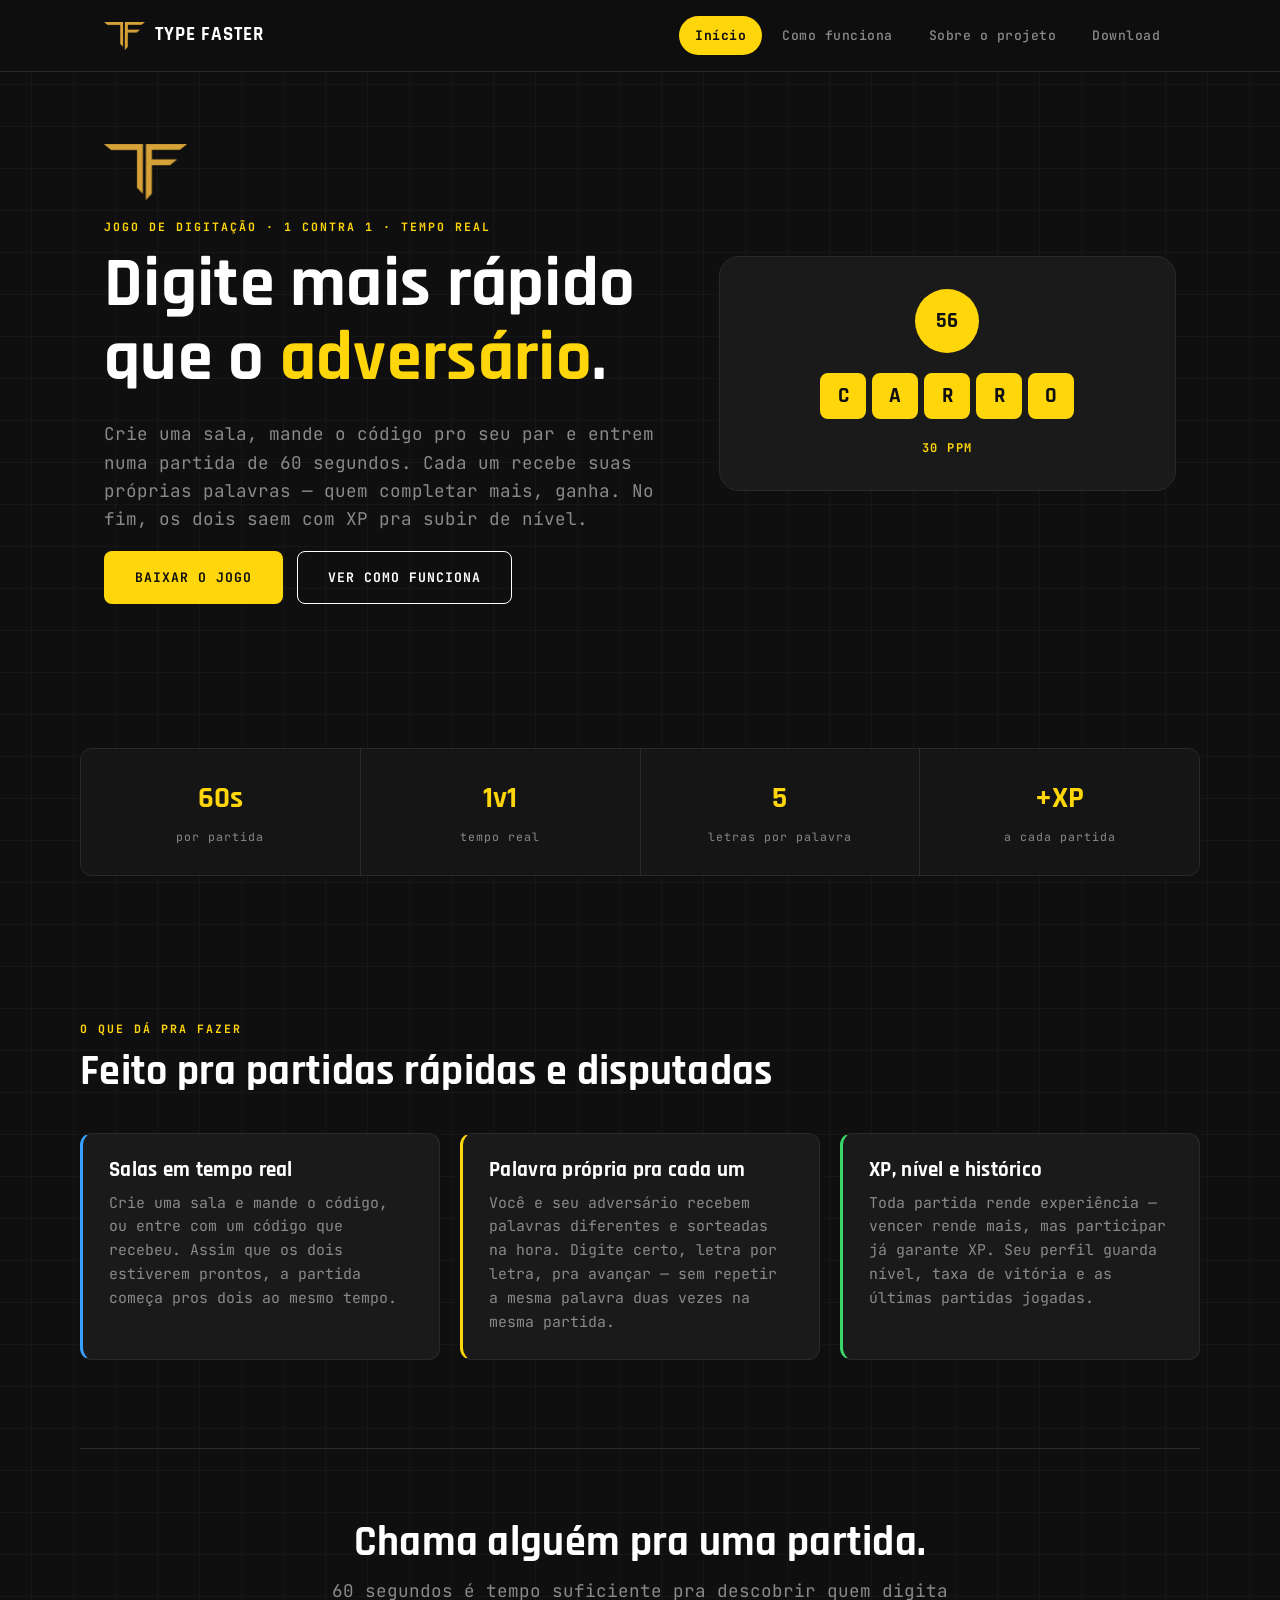
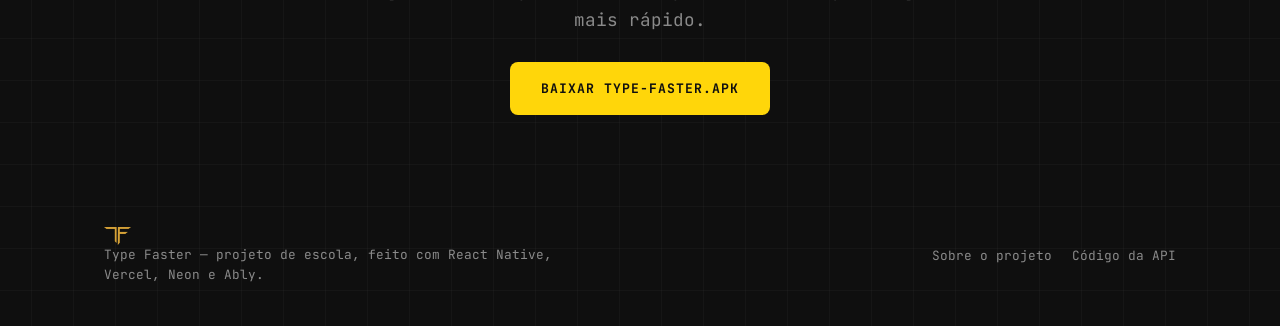
<file: index.html>
<!DOCTYPE html>
<html lang="pt-BR">
<head>
<meta charset="UTF-8">
<meta name="viewport" content="width=device-width, initial-scale=1.0">
<title>Type Faster | jogo de digitação multiplayer</title>
<meta name="description" content="Type Faster é um jogo de digitação 1x1 em tempo real: 60 segundos, sua palavra contra a do adversário, XP e nível a cada partida.">
<meta name="theme-color" content="#0f0f0f">
<link rel="icon" type="image/png" sizes="512x512" href="assets/favicon-512.png">
<link rel="icon" type="image/png" sizes="32x32" href="assets/favicon-32.png">
<link rel="apple-touch-icon" href="assets/favicon-512.png">
<meta property="og:type" content="website">
<meta property="og:site_name" content="Type Faster">
<meta property="og:title" content="Type Faster | jogo de digitação multiplayer">
<meta property="og:description" content="Type Faster é um jogo de digitação 1x1 em tempo real: 60 segundos, sua palavra contra a do adversário, XP e nível a cada partida.">
<meta property="og:image" content="https://marcos-dev86.github.io/site-type-faster/assets/logo-og.png">
<meta property="og:url" content="https://marcos-dev86.github.io/site-type-faster/index.html">
<meta name="twitter:card" content="summary_large_image">
<meta name="twitter:title" content="Type Faster | jogo de digitação multiplayer">
<meta name="twitter:description" content="Type Faster é um jogo de digitação 1x1 em tempo real: 60 segundos, sua palavra contra a do adversário, XP e nível a cada partida.">
<meta name="twitter:image" content="https://marcos-dev86.github.io/site-type-faster/assets/logo-og.png">
<link rel="preconnect" href="https://fonts.googleapis.com">
<link rel="preconnect" href="https://fonts.gstatic.com" crossorigin>
<link href="https://fonts.googleapis.com/css2?family=Rajdhani:wght@500;600;700;800&family=JetBrains+Mono:wght@400;500;700&display=swap" rel="stylesheet">
<link rel="stylesheet" href="css/style.css">
</head>
<body>
<header class="site-header">
<nav class="nav">
<a class="brand" href="index.html">
<img class="brand-mark" src="assets/logo-mark.png" alt="Type Faster">
TYPE FASTER
</a>
<button class="nav-toggle" aria-label="Abrir menu" aria-expanded="false">☰</button>
<div class="nav-links">
<a href="index.html" class="active">Início</a>
<a href="como-funciona.html">Como funciona</a>
<a href="sobre.html">Sobre o projeto</a>
<a href="download.html">Download</a>
</div>
</nav>
</header>
<main>
<section class="container hero">
<div>
<img src="assets/logo-mark.png" alt="Type Faster" class="hero-logo">
<p class="label">jogo de digitação · 1 contra 1 · tempo real</p>
<h1>Digite mais rápido<br>que o <span>adversário</span>.</h1>
<p class="lede">
Crie uma sala, mande o código pro seu par e entrem numa partida de
60 segundos. Cada um recebe suas próprias palavras — quem completar
mais, ganha. No fim, os dois saem com XP pra subir de nível.
</p>
<div class="btn-row">
<a class="btn btn-primary" href="download.html">Baixar o jogo</a>
<a class="btn btn-ghost" href="como-funciona.html">Ver como funciona</a>
</div>
</div>
<div class="hero-demo">
<div class="demo-clock" data-demo-clock>60</div>
<div class="demo-boxes" data-demo-boxes></div>
<div class="demo-wpm" data-demo-wpm>0 PPM</div>
</div>
</section>
<section class="container section--tight">
<div class="stats">
<div class="stat"><b>60s</b><span>por partida</span></div>
<div class="stat"><b>1v1</b><span>tempo real</span></div>
<div class="stat"><b>5</b><span>letras por palavra</span></div>
<div class="stat"><b>+XP</b><span>a cada partida</span></div>
</div>
</section>
<section class="container section">
<p class="label">o que dá pra fazer</p>
<h2>Feito pra partidas rápidas e disputadas</h2>
<div class="grid-3" style="margin-top: 40px;">
<div class="card" style="--accent:#3aa0ff">
<h3>Salas em tempo real</h3>
<p>Crie uma sala e mande o código, ou entre com um código que
recebeu. Assim que os dois estiverem prontos, a partida começa
pros dois ao mesmo tempo.</p>
</div>
<div class="card" style="--accent:#ffd60a">
<h3>Palavra própria pra cada um</h3>
<p>Você e seu adversário recebem palavras diferentes e sorteadas
na hora. Digite certo, letra por letra, pra avançar — sem repetir
a mesma palavra duas vezes na mesma partida.</p>
</div>
<div class="card" style="--accent:#3dd66b">
<h3>XP, nível e histórico</h3>
<p>Toda partida rende experiência — vencer rende mais, mas
participar já garante XP. Seu perfil guarda nível, taxa de
vitória e as últimas partidas jogadas.</p>
</div>
</div>
</section>
<section class="container cta-band">
<h2>Chama alguém pra uma partida.</h2>
<p class="lede mx-auto">60 segundos é tempo suficiente pra descobrir quem digita mais rápido.</p>
<div class="btn-row">
<a class="btn btn-primary" href="download.html">Baixar Type-Faster.apk</a>
</div>
</section>
</main>
<footer class="site-footer">
<div class="container footer-row">
<p><img class="footer-mark" src="assets/logo-mark.png" alt="">Type Faster — projeto de escola, feito com React Native, Vercel, Neon e Ably.</p>
<div class="footer-links">
<a href="sobre.html">Sobre o projeto</a>
<a href="https://github.com/marcos-dev86/api-type-faster" target="_blank" rel="noopener">Código da API</a>
</div>
</div>
</footer>
<script src="js/main.js"></script>
</body>
</html>
</file>
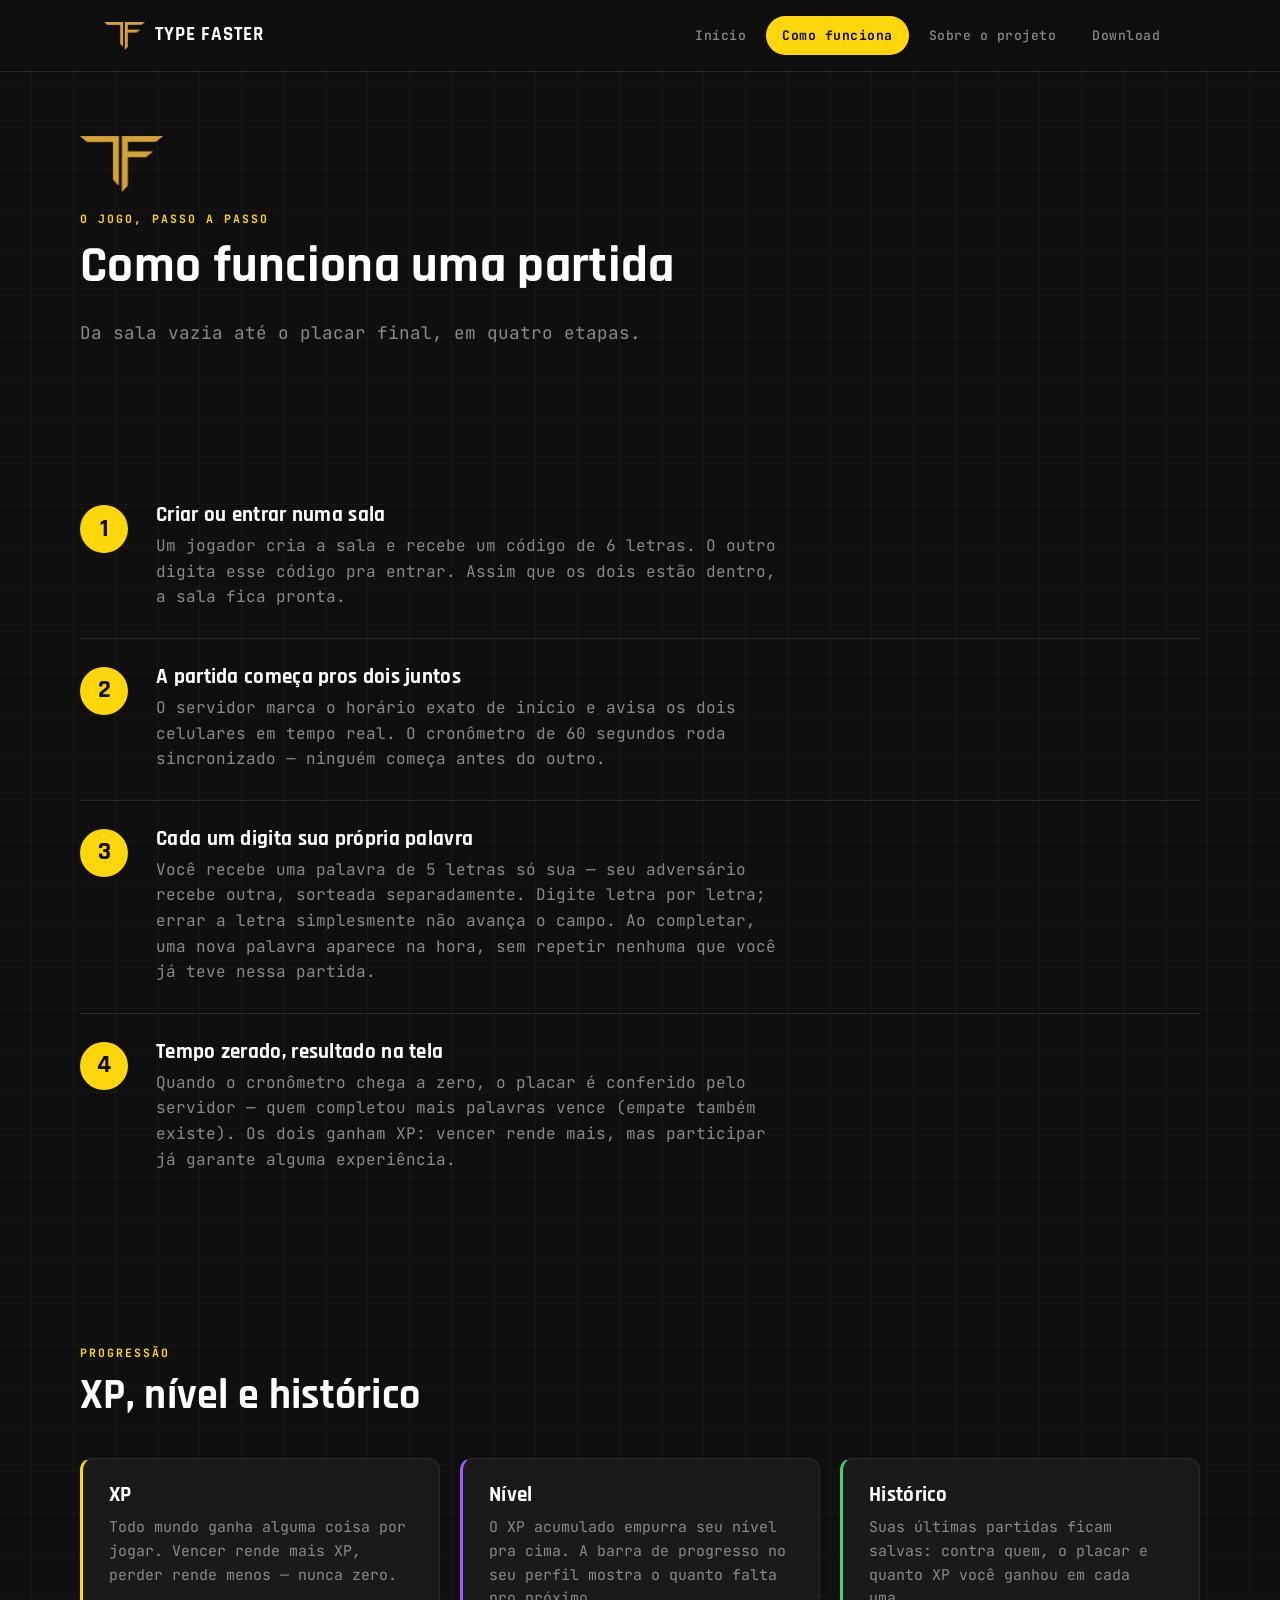
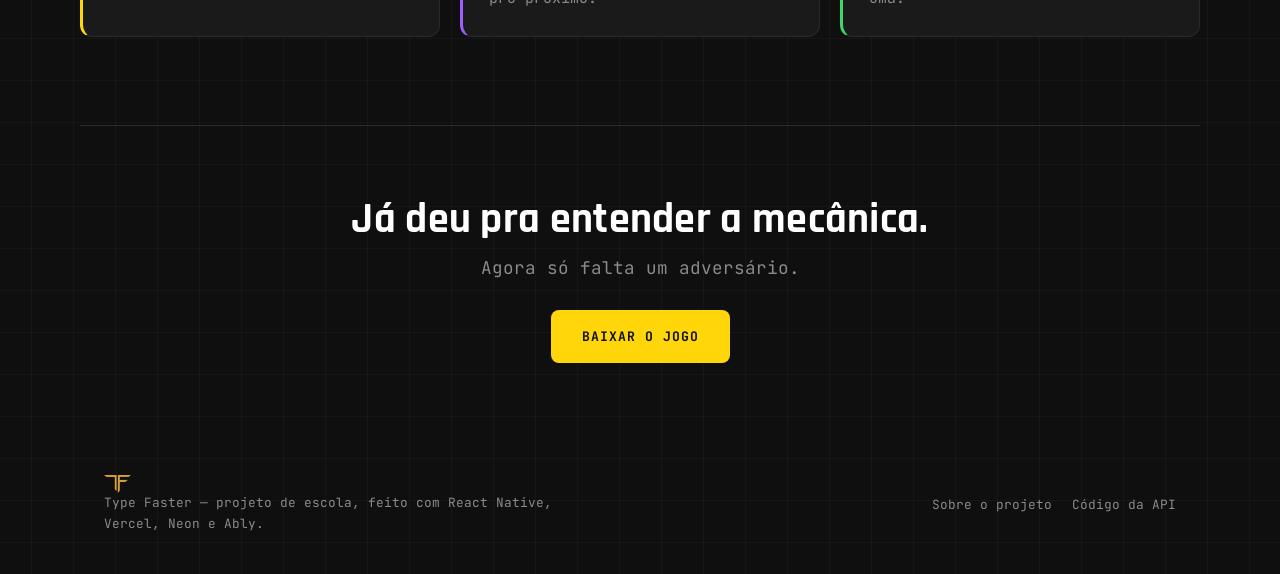
<file: como-funciona.html>
<!DOCTYPE html>
<html lang="pt-BR">
<head>
<meta charset="UTF-8">
<meta name="viewport" content="width=device-width, initial-scale=1.0">
<title>Como funciona | Type Faster</title>
<meta name="description" content="Entenda como funciona uma partida do Type Faster, do código da sala até o XP no final.">
<meta name="theme-color" content="#0f0f0f">
<link rel="icon" type="image/png" sizes="512x512" href="assets/favicon-512.png">
<link rel="icon" type="image/png" sizes="32x32" href="assets/favicon-32.png">
<link rel="apple-touch-icon" href="assets/favicon-512.png">
<meta property="og:type" content="website">
<meta property="og:site_name" content="Type Faster">
<meta property="og:title" content="Como funciona | Type Faster">
<meta property="og:description" content="Entenda como funciona uma partida do Type Faster, do código da sala até o XP no final.">
<meta property="og:image" content="https://marcos-dev86.github.io/site-type-faster/assets/logo-og.png">
<meta property="og:url" content="https://marcos-dev86.github.io/site-type-faster/como-funciona.html">
<meta name="twitter:card" content="summary_large_image">
<meta name="twitter:title" content="Como funciona | Type Faster">
<meta name="twitter:description" content="Entenda como funciona uma partida do Type Faster, do código da sala até o XP no final.">
<meta name="twitter:image" content="https://marcos-dev86.github.io/site-type-faster/assets/logo-og.png">
<link rel="preconnect" href="https://fonts.googleapis.com">
<link rel="preconnect" href="https://fonts.gstatic.com" crossorigin>
<link href="https://fonts.googleapis.com/css2?family=Rajdhani:wght@500;600;700;800&family=JetBrains+Mono:wght@400;500;700&display=swap" rel="stylesheet">
<link rel="stylesheet" href="css/style.css">
</head>
<body>
<header class="site-header">
<nav class="nav">
<a class="brand" href="index.html">
<img class="brand-mark" src="assets/logo-mark.png" alt="Type Faster">
TYPE FASTER
</a>
<button class="nav-toggle" aria-label="Abrir menu" aria-expanded="false">☰</button>
<div class="nav-links">
<a href="index.html">Início</a>
<a href="como-funciona.html" class="active">Como funciona</a>
<a href="sobre.html">Sobre o projeto</a>
<a href="download.html">Download</a>
</div>
</nav>
</header>
<main>
<section class="container section--tight" style="padding-top:64px;">
<img src="assets/logo-mark.png" alt="Type Faster" class="hero-logo">
<p class="label">o jogo, passo a passo</p>
<h1 style="font-size:clamp(2.2rem,5vw,3.2rem);">Como funciona uma partida</h1>
<p class="lede">Da sala vazia até o placar final, em quatro etapas.</p>
</section>
<section class="container section--tight">
<div class="steps">
<div class="step">
<div class="step-n">1</div>
<div>
<h3>Criar ou entrar numa sala</h3>
<p>Um jogador cria a sala e recebe um código de 6 letras. O outro
digita esse código pra entrar. Assim que os dois estão dentro,
a sala fica pronta.</p>
</div>
</div>
<div class="step">
<div class="step-n">2</div>
<div>
<h3>A partida começa pros dois juntos</h3>
<p>O servidor marca o horário exato de início e avisa os dois
celulares em tempo real. O cronômetro de 60 segundos roda
sincronizado — ninguém começa antes do outro.</p>
</div>
</div>
<div class="step">
<div class="step-n">3</div>
<div>
<h3>Cada um digita sua própria palavra</h3>
<p>Você recebe uma palavra de 5 letras só sua — seu adversário
recebe outra, sorteada separadamente. Digite letra por letra;
errar a letra simplesmente não avança o campo. Ao completar,
uma nova palavra aparece na hora, sem repetir nenhuma que você
já teve nessa partida.</p>
</div>
</div>
<div class="step">
<div class="step-n">4</div>
<div>
<h3>Tempo zerado, resultado na tela</h3>
<p>Quando o cronômetro chega a zero, o placar é conferido pelo
servidor — quem completou mais palavras vence (empate também
existe). Os dois ganham XP: vencer rende mais, mas participar
já garante alguma experiência.</p>
</div>
</div>
</div>
</section>
<section class="container section">
<p class="label">progressão</p>
<h2>XP, nível e histórico</h2>
<div class="grid-3" style="margin-top:40px;">
<div class="card" style="--accent:#ffd60a">
<h3>XP</h3>
<p>Todo mundo ganha alguma coisa por jogar. Vencer rende mais XP,
perder rende menos — nunca zero.</p>
</div>
<div class="card" style="--accent:#a05cff">
<h3>Nível</h3>
<p>O XP acumulado empurra seu nível pra cima. A barra de progresso
no seu perfil mostra o quanto falta pro próximo.</p>
</div>
<div class="card" style="--accent:#3dd66b">
<h3>Histórico</h3>
<p>Suas últimas partidas ficam salvas: contra quem, o placar e
quanto XP você ganhou em cada uma.</p>
</div>
</div>
</section>
<section class="container cta-band">
<h2>Já deu pra entender a mecânica.</h2>
<p class="lede mx-auto">Agora só falta um adversário.</p>
<div class="btn-row">
<a class="btn btn-primary" href="download.html">Baixar o jogo</a>
</div>
</section>
</main>
<footer class="site-footer">
<div class="container footer-row">
<p><img class="footer-mark" src="assets/logo-mark.png" alt="">Type Faster — projeto de escola, feito com React Native, Vercel, Neon e Ably.</p>
<div class="footer-links">
<a href="sobre.html">Sobre o projeto</a>
<a href="https://github.com/marcos-dev86/api-type-faster" target="_blank" rel="noopener">Código da API</a>
</div>
</div>
</footer>
<script src="js/main.js"></script>
</body>
</html>
</file>
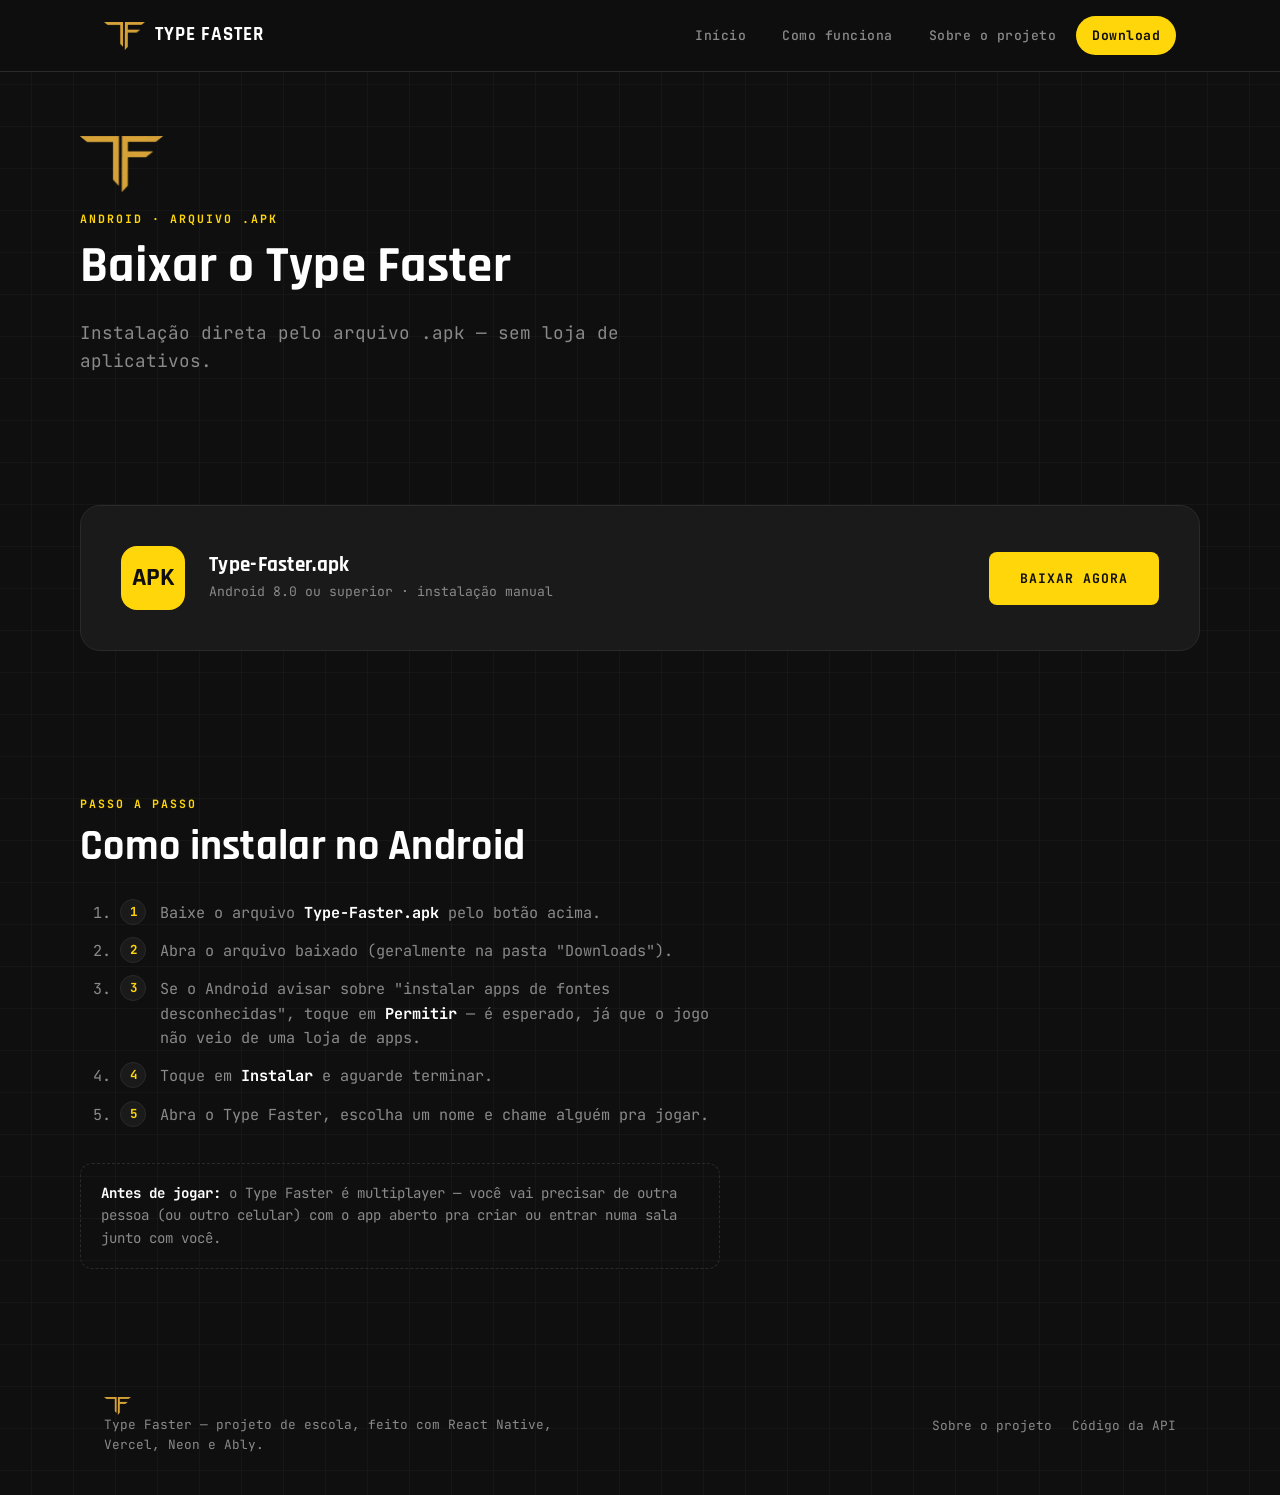
<file: download.html>
<!DOCTYPE html>
<html lang="pt-BR">
<head>
<meta charset="UTF-8">
<meta name="viewport" content="width=device-width, initial-scale=1.0">
<title>Download | Type Faster</title>
<meta name="description" content="Baixe o Type-Faster.apk e instale o jogo no seu Android.">
<meta name="theme-color" content="#0f0f0f">
<link rel="icon" type="image/png" sizes="512x512" href="assets/favicon-512.png">
<link rel="icon" type="image/png" sizes="32x32" href="assets/favicon-32.png">
<link rel="apple-touch-icon" href="assets/favicon-512.png">
<meta property="og:type" content="website">
<meta property="og:site_name" content="Type Faster">
<meta property="og:title" content="Download | Type Faster">
<meta property="og:description" content="Baixe o Type-Faster.apk e instale o jogo no seu Android.">
<meta property="og:image" content="https://marcos-dev86.github.io/site-type-faster/assets/logo-og.png">
<meta property="og:url" content="https://marcos-dev86.github.io/site-type-faster/download.html">
<meta name="twitter:card" content="summary_large_image">
<meta name="twitter:title" content="Download | Type Faster">
<meta name="twitter:description" content="Baixe o Type-Faster.apk e instale o jogo no seu Android.">
<meta name="twitter:image" content="https://marcos-dev86.github.io/site-type-faster/assets/logo-og.png">
<link rel="preconnect" href="https://fonts.googleapis.com">
<link rel="preconnect" href="https://fonts.gstatic.com" crossorigin>
<link href="https://fonts.googleapis.com/css2?family=Rajdhani:wght@500;600;700;800&family=JetBrains+Mono:wght@400;500;700&display=swap" rel="stylesheet">
<link rel="stylesheet" href="css/style.css">
</head>
<body>
<header class="site-header">
<nav class="nav">
<a class="brand" href="index.html">
<img class="brand-mark" src="assets/logo-mark.png" alt="Type Faster">
TYPE FASTER
</a>
<button class="nav-toggle" aria-label="Abrir menu" aria-expanded="false">☰</button>
<div class="nav-links">
<a href="index.html">Início</a>
<a href="como-funciona.html">Como funciona</a>
<a href="sobre.html">Sobre o projeto</a>
<a href="download.html" class="active">Download</a>
</div>
</nav>
</header>
<main>
<section class="container section--tight" style="padding-top:64px;">
<img src="assets/logo-mark.png" alt="Type Faster" class="hero-logo">
<p class="label">android · arquivo .apk</p>
<h1 style="font-size:clamp(2.2rem,5vw,3.2rem);">Baixar o Type Faster</h1>
<p class="lede">Instalação direta pelo arquivo .apk — sem loja de aplicativos.</p>
</section>
<section class="container section--tight">
<div class="download-card">
<div class="download-icon">APK</div>
<div>
<h3>Type-Faster.apk</h3>
<p class="download-meta">Android 8.0 ou superior · instalação manual</p>
</div>
<a class="btn btn-primary" href="https://drive.google.com/file/d/1Ma4OQJ4TjOXrAVfgW6ndL1msFvZoJFyT/view?usp=sharing" download>Baixar agora</a>
</div>
</section>
<section class="container section">
<p class="label">passo a passo</p>
<h2>Como instalar no Android</h2>
<ol class="install-steps" style="max-width:640px; margin-top:32px;">
<li>Baixe o arquivo <b style="color:#fff">Type-Faster.apk</b> pelo botão acima.</li>
<li>Abra o arquivo baixado (geralmente na pasta "Downloads").</li>
<li>Se o Android avisar sobre "instalar apps de fontes desconhecidas",
toque em <b style="color:#fff">Permitir</b> — é esperado, já que o
jogo não veio de uma loja de apps.</li>
<li>Toque em <b style="color:#fff">Instalar</b> e aguarde terminar.</li>
<li>Abra o Type Faster, escolha um nome e chame alguém pra jogar.</li>
</ol>
<div class="note" style="margin-top:36px; max-width:640px;">
<b>Antes de jogar:</b> o Type Faster é multiplayer — você vai precisar
de outra pessoa (ou outro celular) com o app aberto pra criar ou
entrar numa sala junto com você.
</div>
</section>
</main>
<footer class="site-footer">
<div class="container footer-row">
<p><img class="footer-mark" src="assets/logo-mark.png" alt="">Type Faster — projeto de escola, feito com React Native, Vercel, Neon e Ably.</p>
<div class="footer-links">
<a href="sobre.html">Sobre o projeto</a>
<a href="https://github.com/marcos-dev86/api-type-faster" target="_blank" rel="noopener">Código da API</a>
</div>
</div>
</footer>
<script src="js/main.js"></script>
</body>
</html>
</file>
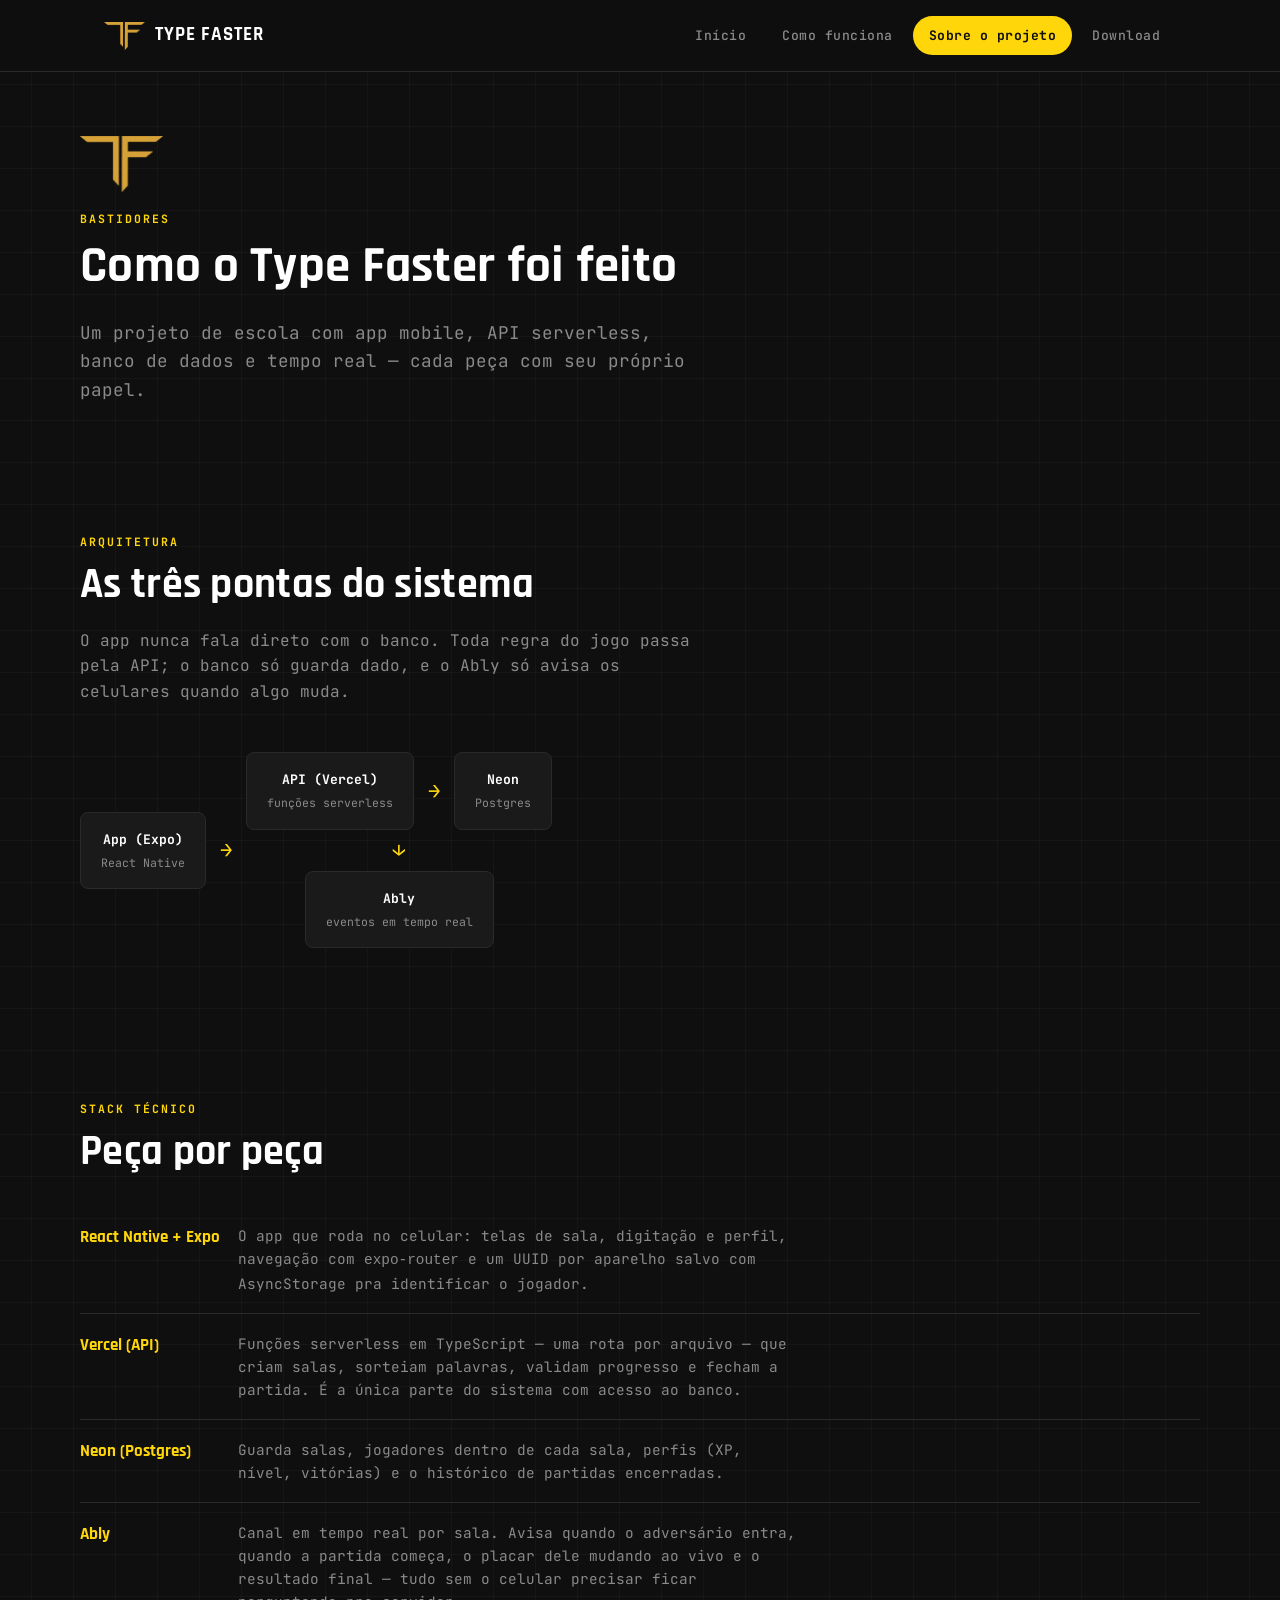
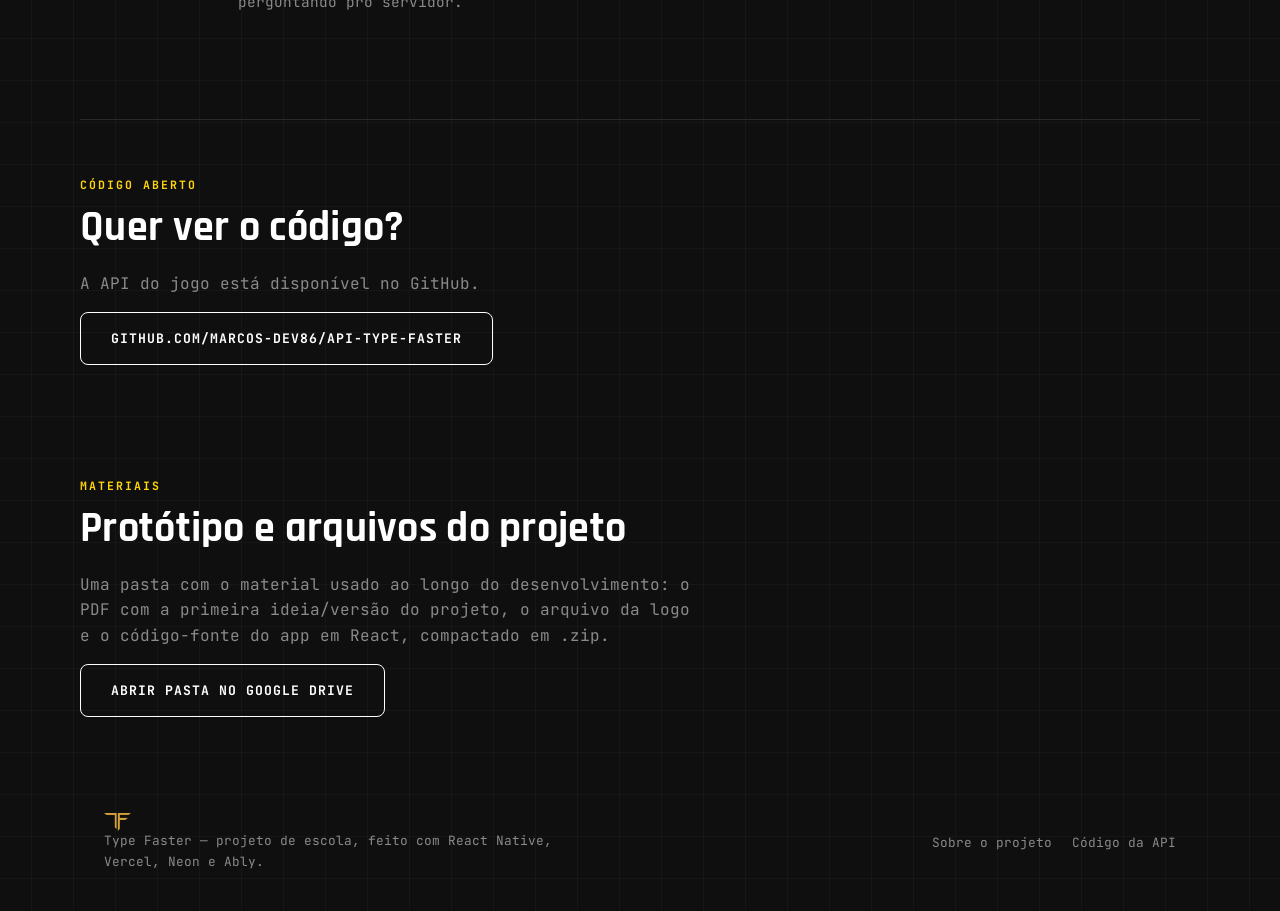
<file: sobre.html>
<!DOCTYPE html>
<html lang="pt-BR">
<head>
<meta charset="UTF-8">
<meta name="viewport" content="width=device-width, initial-scale=1.0">
<title>Sobre o projeto | Type Faster</title>
<meta name="description" content="Como o Type Faster foi construído: React Native, API serverless na Vercel, Neon Postgres e Ably para tempo real.">
<meta name="theme-color" content="#0f0f0f">
<link rel="icon" type="image/png" sizes="512x512" href="assets/favicon-512.png">
<link rel="icon" type="image/png" sizes="32x32" href="assets/favicon-32.png">
<link rel="apple-touch-icon" href="assets/favicon-512.png">
<meta property="og:type" content="website">
<meta property="og:site_name" content="Type Faster">
<meta property="og:title" content="Sobre o projeto | Type Faster">
<meta property="og:description" content="Como o Type Faster foi construído: React Native, API serverless na Vercel, Neon Postgres e Ably para tempo real.">
<meta property="og:image" content="https://marcos-dev86.github.io/site-type-faster/assets/logo-og.png">
<meta property="og:url" content="https://marcos-dev86.github.io/site-type-faster/sobre.html">
<meta name="twitter:card" content="summary_large_image">
<meta name="twitter:title" content="Sobre o projeto | Type Faster">
<meta name="twitter:description" content="Como o Type Faster foi construído: React Native, API serverless na Vercel, Neon Postgres e Ably para tempo real.">
<meta name="twitter:image" content="https://marcos-dev86.github.io/site-type-faster/assets/logo-og.png">
<link rel="preconnect" href="https://fonts.googleapis.com">
<link rel="preconnect" href="https://fonts.gstatic.com" crossorigin>
<link href="https://fonts.googleapis.com/css2?family=Rajdhani:wght@500;600;700;800&family=JetBrains+Mono:wght@400;500;700&display=swap" rel="stylesheet">
<link rel="stylesheet" href="css/style.css">
</head>
<body>
<header class="site-header">
<nav class="nav">
<a class="brand" href="index.html">
<img class="brand-mark" src="assets/logo-mark.png" alt="Type Faster">
TYPE FASTER
</a>
<button class="nav-toggle" aria-label="Abrir menu" aria-expanded="false">☰</button>
<div class="nav-links">
<a href="index.html">Início</a>
<a href="como-funciona.html">Como funciona</a>
<a href="sobre.html" class="active">Sobre o projeto</a>
<a href="download.html">Download</a>
</div>
</nav>
</header>
<main>
<section class="container section--tight" style="padding-top:64px;">
<img src="assets/logo-mark.png" alt="Type Faster" class="hero-logo">
<p class="label">bastidores</p>
<h1 style="font-size:clamp(2.2rem,5vw,3.2rem);">Como o Type Faster foi feito</h1>
<p class="lede">Um projeto de escola com app mobile, API serverless,
banco de dados e tempo real — cada peça com seu próprio papel.</p>
</section>
<section class="container section--tight">
<p class="label">arquitetura</p>
<h2>As três pontas do sistema</h2>
<p style="margin-top:8px;">O app nunca fala direto com o banco. Toda regra do jogo
passa pela API; o banco só guarda dado, e o Ably só avisa os celulares
quando algo muda.</p>
<div class="diagram">
<div class="diagram-box">App (Expo)<small>React Native</small></div>
<div class="diagram-arrow">→</div>
<div class="diagram-branch">
<div class="diagram-row">
<div class="diagram-box">API (Vercel)<small>funções serverless</small></div>
<div class="diagram-arrow">→</div>
<div class="diagram-box">Neon<small>Postgres</small></div>
</div>
<div class="diagram-arrow diagram-arrow--branch">→</div>
<div class="diagram-box">Ably<small>eventos em tempo real</small></div>
</div>
</div>
</section>
<section class="container section">
<p class="label">stack técnico</p>
<h2>Peça por peça</h2>
<div class="stack-list" style="margin-top:32px;">
<div class="stack-item">
<b>React Native + Expo</b>
<p>O app que roda no celular: telas de sala, digitação e perfil,
navegação com <code>expo-router</code> e um UUID por aparelho
salvo com AsyncStorage pra identificar o jogador.</p>
</div>
<div class="stack-item">
<b>Vercel (API)</b>
<p>Funções serverless em TypeScript — uma rota por arquivo — que
criam salas, sorteiam palavras, validam progresso e fecham a
partida. É a única parte do sistema com acesso ao banco.</p>
</div>
<div class="stack-item">
<b>Neon (Postgres)</b>
<p>Guarda salas, jogadores dentro de cada sala, perfis (XP, nível,
vitórias) e o histórico de partidas encerradas.</p>
</div>
<div class="stack-item">
<b>Ably</b>
<p>Canal em tempo real por sala. Avisa quando o adversário entra,
quando a partida começa, o placar dele mudando ao vivo e o
resultado final — tudo sem o celular precisar ficar perguntando
pro servidor.</p>
</div>
</div>
</section>
<section class="container section--tight">
<p class="label">código aberto</p>
<h2>Quer ver o código?</h2>
<p>A API do jogo está disponível no GitHub.</p>
<div class="btn-row">
<a class="btn btn-ghost" href="https://github.com/marcos-dev86/api-type-faster" target="_blank" rel="noopener">github.com/marcos-dev86/api-type-faster</a>
</div>
</section>
<section class="container section--tight">
<p class="label">materiais</p>
<h2>Protótipo e arquivos do projeto</h2>
<p>Uma pasta com o material usado ao longo do desenvolvimento: o PDF
com a primeira ideia/versão do projeto, o arquivo da logo e o
código-fonte do app em React, compactado em .zip.</p>
<div class="btn-row">
<a class="btn btn-ghost" href="https://drive.google.com/drive/folders/1bQoJbi-1QAq8ZPr4CrNO2DZJrcBelyfx?usp=drive_link" target="_blank" rel="noopener">Abrir pasta no Google Drive</a>
</div>
</section>
</main>
<footer class="site-footer">
<div class="container footer-row">
<p><img class="footer-mark" src="assets/logo-mark.png" alt="">Type Faster — projeto de escola, feito com React Native, Vercel, Neon e Ably.</p>
<div class="footer-links">
<a href="sobre.html">Sobre o projeto</a>
<a href="https://github.com/marcos-dev86/api-type-faster" target="_blank" rel="noopener">Código da API</a>
</div>
</div>
</footer>
<script src="js/main.js"></script>
</body>
</html>
</file>
<file: css/style.css>
/* =========================================================
   TYPE FASTER — site
   Tokens de cor extraídos diretamente do app (mesmo jogo).
   ========================================================= */
:root{
  --bg:        #0f0f0f;
  --card:      #1a1a1a;
  --card-2:    #151515;
  --border:    #2a2a2a;
  --yellow:    #ffd60a;
  --white:     #ffffff;
  --gray:      #8a8a8a;
  --blue:      #3aa0ff;
  --green:     #3dd66b;
  --red:       #ff4d4d;
  --purple:    #a05cff;

  --font-display: 'Rajdhani', sans-serif;
  --font-mono:    'JetBrains Mono', monospace;

  --maxw: 1120px;
  --radius-s: 8px;
  --radius-m: 12px;
  --radius-l: 20px;
  --ease: cubic-bezier(.2,.7,.2,1);
}

*, *::before, *::after{ box-sizing: border-box; }

@media (prefers-reduced-motion: reduce){
  html{ scroll-behavior: auto; }
  *, *::before, *::after{
    animation-duration: .001ms !important;
    animation-iteration-count: 1 !important;
    transition-duration: .001ms !important;
  }
}

html{ scroll-behavior: smooth; overflow-x: hidden; }

body{
  margin: 0;
  overflow-x: hidden;
  background: var(--bg);
  color: var(--white);
  font-family: var(--font-mono);
  font-size: 16px;
  line-height: 1.6;
  -webkit-font-smoothing: antialiased;
  background-image:
    linear-gradient(rgba(255,255,255,.028) 1px, transparent 1px),
    linear-gradient(90deg, rgba(255,255,255,.028) 1px, transparent 1px);
  background-size: 42px 42px;
  background-position: center top;
}

h1,h2,h3,h4{
  font-family: var(--font-display);
  font-weight: 700;
  line-height: 1.05;
  letter-spacing: .3px;
  margin: 0 0 .5em;
  color: var(--white);
}
h1{ font-size: clamp(2.6rem, 6vw, 4.4rem); }
h2{ font-size: clamp(1.9rem, 3.6vw, 2.6rem); }
h3{ font-size: 1.3rem; }

p{ margin: 0 0 1em; color: var(--gray); max-width: 62ch; }
a{ color: inherit; text-decoration: none; }
img{ max-width: 100%; display: block; }
ul{ margin: 0; padding: 0; list-style: none; }
button{ font-family: inherit; }

::selection{ background: var(--yellow); color: var(--bg); }

:focus-visible{
  outline: 2px solid var(--yellow);
  outline-offset: 3px;
}

.container{
  max-width: var(--maxw);
  margin: 0 auto;
  padding: 0 24px;
}

.section{
  padding: 88px 0;
  border-bottom: 1px solid var(--border);
}
.section--tight{ padding: 56px 0; }
.section--card{ background: var(--card-2); }
.section:last-of-type{ border-bottom: none; }

@media (max-width: 640px){
  .section{ padding: 56px 0; }
  .section--tight{ padding: 40px 0; }
}
@media (max-width: 420px){
  .container{ padding: 0 18px; }
  .nav{ padding: 14px 18px; }
}

.label{
  font-family: var(--font-mono);
  font-size: .72rem;
  font-weight: 700;
  letter-spacing: 2px;
  color: var(--yellow);
  text-transform: uppercase;
}

.lede{ font-size: 1.1rem; max-width: 56ch; }

/* ---------- header / nav ---------- */
.site-header{
  position: sticky;
  top: 0;
  z-index: 40;
  background: rgba(15,15,15,.82);
  backdrop-filter: blur(10px);
  border-bottom: 1px solid var(--border);
}
.nav{
  max-width: var(--maxw);
  margin: 0 auto;
  padding: 16px 24px;
  display: flex;
  align-items: center;
  justify-content: space-between;
}
.brand{
  display: flex;
  align-items: center;
  gap: 10px;
  font-family: var(--font-display);
  font-weight: 700;
  font-size: 1.2rem;
  letter-spacing: 1px;
}
.brand-mark{
  height: 28px;
  width: auto;
  flex-shrink: 0;
}
.hero-logo{
  height: 56px;
  width: auto;
  margin-bottom: 18px;
}
.footer-mark{
  height: 18px;
  width: auto;
  margin-right: 8px;
  vertical-align: middle;
}
.nav-links{
  display: flex;
  gap: 4px;
  align-items: center;
}
.nav-links a{
  font-family: var(--font-mono);
  font-size: .82rem;
  font-weight: 500;
  letter-spacing: .5px;
  color: var(--gray);
  padding: 9px 16px;
  border-radius: 999px;
  transition: color .15s var(--ease), background .15s var(--ease);
}
.nav-links a:hover{ color: var(--white); }
.nav-links a.active{
  color: var(--bg);
  background: var(--yellow);
  font-weight: 700;
}
.nav-toggle{
  display: none;
  width: 40px;
  height: 40px;
  border-radius: var(--radius-s);
  background: var(--card);
  border: 1px solid var(--border);
  color: var(--white);
  align-items: center;
  justify-content: center;
  font-size: 1.1rem;
}

@media (max-width: 760px){
  .nav-toggle{ display: flex; }
  .nav-links{
    position: absolute;
    top: 100%;
    left: 0;
    right: 0;
    flex-direction: column;
    align-items: stretch;
    gap: 2px;
    background: var(--bg);
    border-bottom: 1px solid var(--border);
    padding: 10px 24px 18px;
    display: none;
  }
  .nav-links.open{ display: flex; }
  .nav-links a{ padding: 12px 14px; }
}

/* ---------- buttons ---------- */
.btn{
  display: inline-flex;
  align-items: center;
  justify-content: center;
  gap: 8px;
  font-family: var(--font-mono);
  font-weight: 700;
  font-size: .82rem;
  letter-spacing: 1px;
  text-transform: uppercase;
  padding: 15px 30px;
  border-radius: var(--radius-s);
  border: 1px solid transparent;
  cursor: pointer;
  max-width: 100%;
  overflow-wrap: anywhere;
  text-align: center;
  transition: transform .15s var(--ease), background .15s var(--ease), border-color .15s var(--ease);
}
.btn:hover{ transform: translateY(-2px); }
.btn-primary{ background: var(--yellow); color: var(--bg); }
.btn-primary:hover{ background: #ffe14d; }
.btn-ghost{ background: transparent; color: var(--white); border-color: var(--white); }
.btn-ghost:hover{ border-color: var(--yellow); color: var(--yellow); }
.btn-row{ display: flex; gap: 14px; flex-wrap: wrap; }

/* ---------- hero ---------- */
.hero{
  display: grid;
  grid-template-columns: 1.1fr .9fr;
  gap: 56px;
  align-items: center;
  padding-top: 72px;
  padding-bottom: 88px;
}
@media (max-width: 860px){
  .hero{ grid-template-columns: 1fr; padding-top: 40px; }
}
.hero h1{ margin-bottom: .35em; }
.hero h1 span{ color: var(--yellow); }

.hero-demo{
  background: var(--card);
  border: 1px solid var(--border);
  border-radius: var(--radius-l);
  padding: 32px 24px;
  display: flex;
  flex-direction: column;
  align-items: center;
  gap: 20px;
}
.demo-clock{
  width: 64px; height: 64px;
  border-radius: 50%;
  background: var(--yellow);
  color: var(--bg);
  font-family: var(--font-display);
  font-weight: 800;
  font-size: 1.3rem;
  display: flex; align-items: center; justify-content: center;
}
.demo-boxes{ display: flex; gap: 6px; }
.demo-box{
  width: 46px; height: 46px;
  border: 2px solid var(--white);
  border-radius: 8px;
  display: flex; align-items: center; justify-content: center;
  font-family: var(--font-display);
  font-weight: 800;
  font-size: 1.3rem;
  color: var(--bg);
  background: transparent;
  transition: background .12s var(--ease), border-color .12s var(--ease);
}
.demo-box.filled{ background: var(--yellow); border-color: var(--yellow); }
.demo-wpm{
  font-size: .75rem;
  letter-spacing: 1.5px;
  color: var(--yellow);
  font-weight: 700;
}

/* ---------- stats strip ---------- */
.stats{
  display: grid;
  grid-template-columns: repeat(4, 1fr);
  gap: 1px;
  background: var(--border);
  border: 1px solid var(--border);
  border-radius: var(--radius-m);
  overflow: hidden;
}
.stat{
  background: var(--card-2);
  padding: 26px 20px;
  text-align: center;
}
.stat b{
  display: block;
  font-family: var(--font-display);
  font-size: 1.9rem;
  color: var(--yellow);
}
.stat span{
  font-size: .72rem;
  letter-spacing: 1px;
  color: var(--gray);
}
@media (max-width: 640px){
  .stats{ grid-template-columns: repeat(2, 1fr); }
}

/* ---------- feature cards ---------- */
.grid-3{
  display: grid;
  grid-template-columns: repeat(3, 1fr);
  gap: 20px;
}
@media (max-width: 860px){
  .grid-3{ grid-template-columns: 1fr; }
}
.card{
  background: var(--card);
  border: 1px solid var(--border);
  border-left: 3px solid var(--accent, var(--yellow));
  border-radius: var(--radius-m);
  padding: 26px;
}
.card h3{ margin-bottom: .4em; }
.card p{ margin-bottom: 0; font-size: .93rem; }

/* ---------- steps ---------- */
.steps{ display: flex; flex-direction: column; gap: 0; }
.step{
  display: grid;
  grid-template-columns: 56px 1fr;
  gap: 20px;
  padding: 28px 0;
  border-bottom: 1px solid var(--border);
}
.step:last-child{ border-bottom: none; }
.step-n{
  font-family: var(--font-display);
  font-weight: 800;
  font-size: 1.6rem;
  color: var(--bg);
  background: var(--yellow);
  width: 48px; height: 48px;
  border-radius: 50%;
  display: flex; align-items: center; justify-content: center;
}
.step h3{ margin-bottom: .3em; }
.step p{ margin-bottom: 0; }

/* ---------- architecture diagram ---------- */
.diagram{
  display: flex;
  align-items: center;
  gap: 14px;
  flex-wrap: wrap;
  padding: 32px 0 8px;
  max-width: 100%;
}
.diagram-box{
  font-family: var(--font-mono);
  font-size: .82rem;
  font-weight: 700;
  color: var(--white);
  background: var(--card);
  border: 1px solid var(--border);
  border-radius: var(--radius-s);
  padding: 16px 20px;
  text-align: center;
  flex: 0 1 auto;
  min-width: 0;
}
.diagram-box small{
  display: block;
  color: var(--gray);
  font-weight: 400;
  font-size: .72rem;
  margin-top: 4px;
}
.diagram-arrow{ color: var(--yellow); font-size: 1.3rem; flex-shrink: 0; line-height: 1; }
.diagram-arrow--branch{ transform: rotate(90deg); }
.diagram-branch{
  display: flex;
  flex-direction: column;
  gap: 10px;
  align-items: center;
  min-width: 0;
  max-width: 100%;
}
.diagram-row{
  display: flex;
  align-items: center;
  justify-content: center;
  gap: 14px;
  flex-wrap: wrap;
  min-width: 0;
}

@media (max-width: 680px){
  .diagram{ flex-direction: column; align-items: center; }
  .diagram-row{ flex-direction: column; align-items: center; }
  .diagram > .diagram-arrow{ transform: rotate(90deg); }
  .diagram-branch{ width: 100%; align-items: center; }
  .diagram-box{ width: 100%; max-width: 320px; }
}

/* ---------- stack list ---------- */
.stack-list{ display: flex; flex-direction: column; }
.stack-item{
  display: grid;
  grid-template-columns: 140px 1fr;
  gap: 18px;
  padding: 18px 0;
  border-bottom: 1px solid var(--border);
}
.stack-item:last-child{ border-bottom: none; }
.stack-item b{ font-family: var(--font-display); color: var(--yellow); font-size: 1.05rem; }
.stack-item p{ margin: 0; font-size: .9rem; }
@media (max-width: 620px){
  .stack-item{ grid-template-columns: 1fr; gap: 4px; }
}

/* ---------- download page ---------- */
.download-card{
  background: var(--card);
  border: 1px solid var(--border);
  border-radius: var(--radius-l);
  padding: 40px;
  display: grid;
  grid-template-columns: auto 1fr auto;
  align-items: center;
  gap: 24px;
}
@media (max-width: 700px){
  .download-card{ grid-template-columns: 1fr; text-align: center; }
  .download-icon{ margin: 0 auto; }
}
.download-icon{
  width: 64px; height: 64px;
  border-radius: 16px;
  background: var(--yellow);
  color: var(--bg);
  display: flex; align-items: center; justify-content: center;
  font-family: var(--font-display);
  font-weight: 800;
  font-size: 1.6rem;
  flex-shrink: 0;
}
.download-card h3{ margin-bottom: .2em; }
.download-meta{ font-size: .82rem; color: var(--gray); margin: 0; }

.install-steps{
  counter-reset: item;
  display: flex;
  flex-direction: column;
  gap: 14px;
}
.install-steps li{
  counter-increment: item;
  position: relative;
  padding-left: 40px;
  color: var(--gray);
  font-size: .95rem;
}
.install-steps li::before{
  content: counter(item);
  position: absolute;
  left: 0; top: -2px;
  width: 26px; height: 26px;
  border-radius: 50%;
  background: var(--card);
  border: 1px solid var(--border);
  color: var(--yellow);
  font-family: var(--font-mono);
  font-weight: 700;
  font-size: .78rem;
  display: flex; align-items: center; justify-content: center;
}
.note{
  border: 1px dashed var(--border);
  border-radius: var(--radius-m);
  padding: 18px 20px;
  font-size: .88rem;
  color: var(--gray);
}
.note b{ color: var(--white); }

/* ---------- cta band ---------- */
.cta-band{
  text-align: center;
  padding: 72px 0;
}
.cta-band h2{ margin-bottom: .3em; }
.cta-band p{ margin: 0 auto 28px; }
.cta-band .btn-row{ justify-content: center; }

/* ---------- footer ---------- */
.site-footer{
  padding: 40px 0;
}
.footer-row{
  display: flex;
  justify-content: space-between;
  align-items: center;
  flex-wrap: wrap;
  gap: 16px;
}
.footer-row p{ margin: 0; font-size: .8rem; color: var(--gray); }
.footer-links{ display: flex; gap: 20px; }
.footer-links a{ font-size: .8rem; color: var(--gray); }
.footer-links a:hover{ color: var(--yellow); }

/* ---------- small-screen polish ---------- */
@media (max-width: 480px){
  h1{ font-size: clamp(1.6rem, 9vw, 2.6rem); }
  h2{ font-size: clamp(1.4rem, 7.5vw, 1.9rem); }
  /* the secondary pages set an inline clamp() on their h1 (font-size:clamp(2.2rem,5vw,3.2rem)),
     which always wins over an external stylesheet rule unless we use !important here */
  .section--tight h1{ font-size: clamp(1.5rem, 8vw, 2.2rem) !important; }

  .brand{ font-size: 1.05rem; gap: 8px; }
  .brand-mark{ height: 24px; }

  .btn-row{ flex-direction: column; align-items: center; }

  .hero-demo{ padding: 24px 16px; }
  .demo-clock{ width: 56px; height: 56px; font-size: 1.1rem; }
  .demo-box{ width: 40px; height: 40px; font-size: 1.1rem; }

  .footer-row{ flex-direction: column; text-align: center; }
  .footer-links{ justify-content: center; }
}

/* ---------- utility ---------- */
.text-center{ text-align: center; }
.mx-auto{ margin-left: auto; margin-right: auto; }


/* ---------- QR Code no topo de todas as páginas ---------- */
.qr-top{
  display: flex;
  flex-direction: column;
  align-items: center;
  gap: 8px;
  padding: 24px 16px 16px;
  background: var(--bg);
  text-align: center;
}
.qr-top img{
  width: 200px;
  max-width: 60vw;
  height: auto;
  background: #fff;
  border-radius: var(--radius-m);
  display: block;
}
.qr-top p{
  margin: 0;
  color: var(--gray);
  font-size: 14px;
}
</file>
